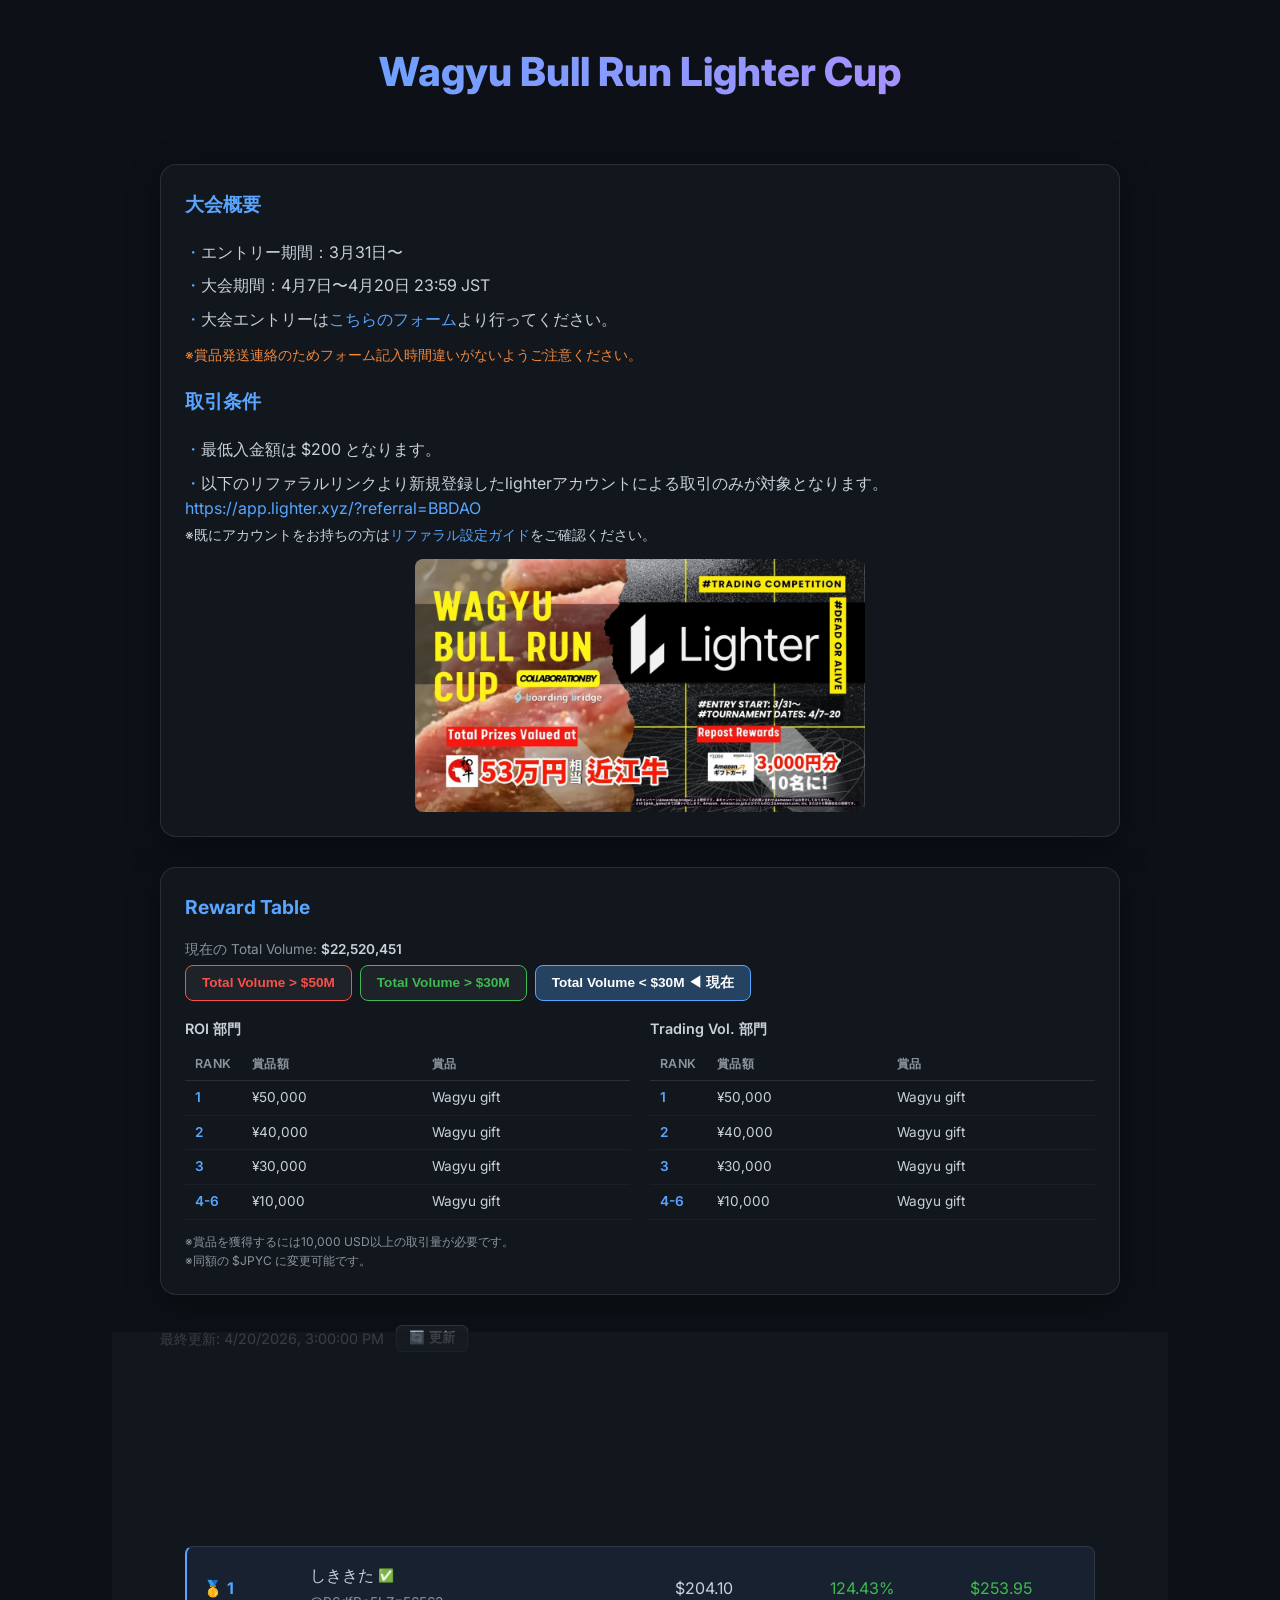
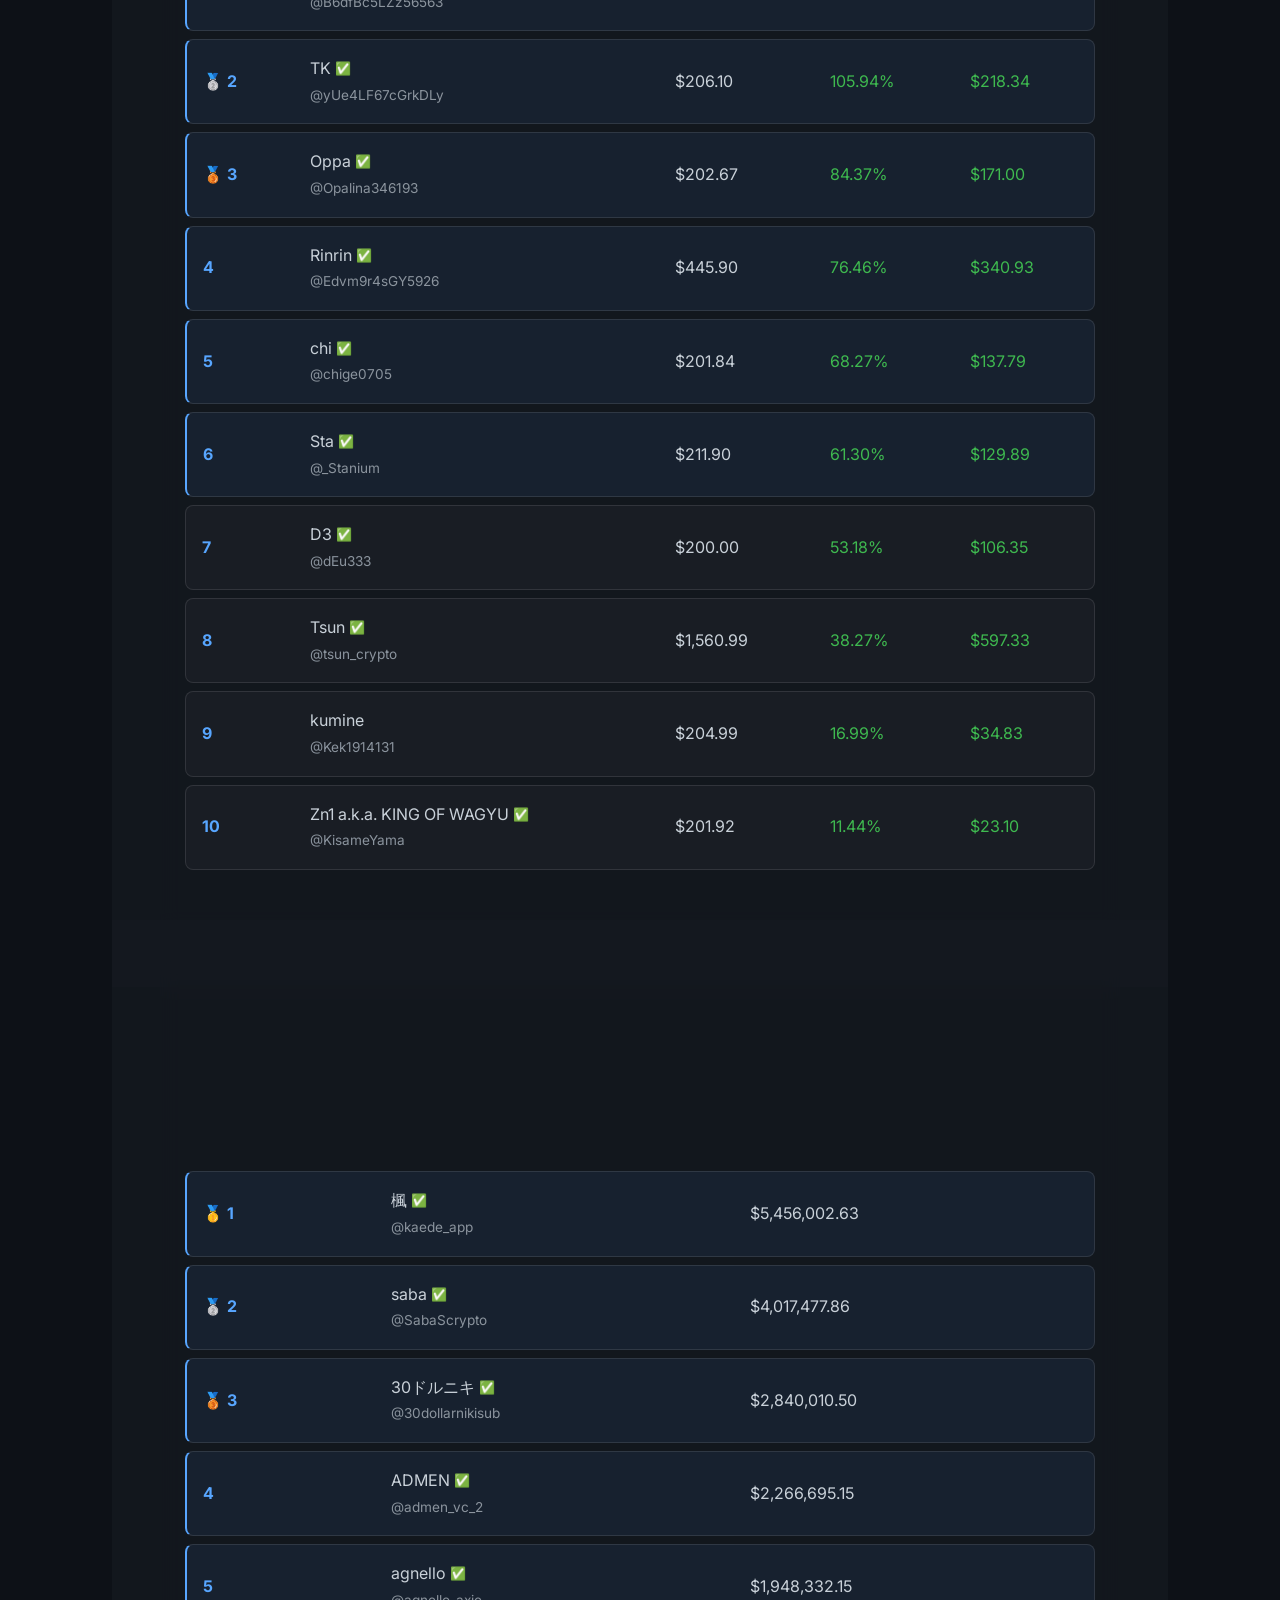
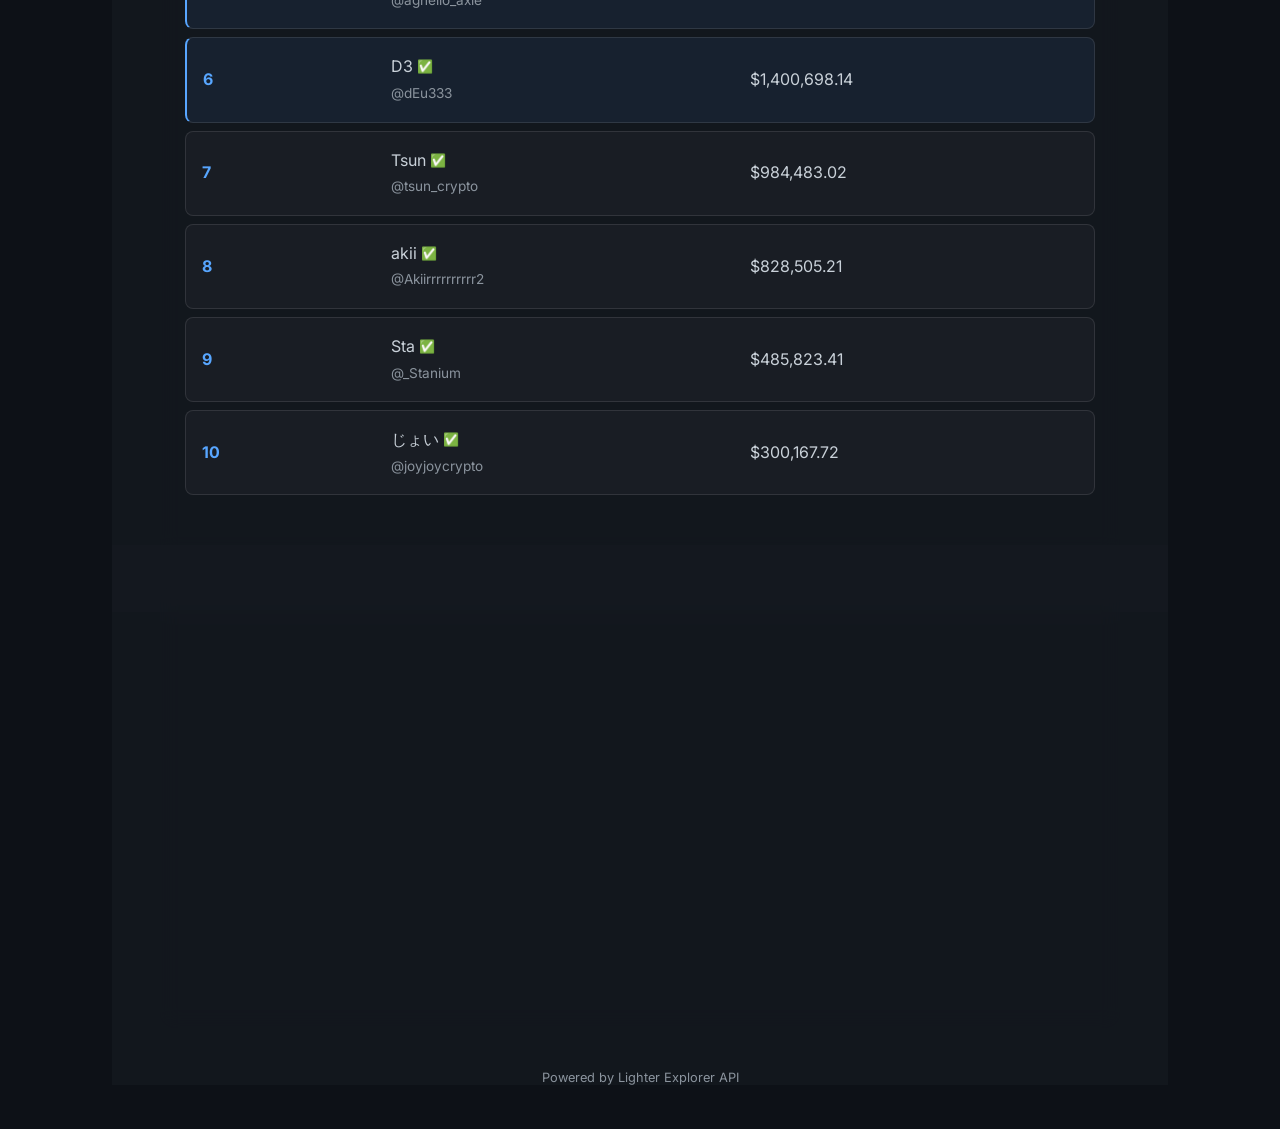
<file: index.html>
<!DOCTYPE html>
<html lang="ja">
<head>
  <meta charset="UTF-8">
  <meta name="viewport" content="width=device-width, initial-scale=1.0">
  <title>Wagyu Bull Run Lighter Cup</title>
  <link rel="stylesheet" href="style.css?v=7">
  <link rel="preconnect" href="https://fonts.googleapis.com">
  <link rel="preconnect" href="https://fonts.gstatic.com" crossorigin>
  <link href="https://fonts.googleapis.com/css2?family=Inter:wght@400;600;800&display=swap" rel="stylesheet">
</head>
<body>
  <div class="container">
    <header class="animate-fade-in">
      <h1>Wagyu Bull Run Lighter Cup</h1>
    </header>

    <!-- 大会概要・取引条件 -->
    <div class="dashboard-card animate-fade-in" style="animation-delay: 0.12s;">
      <h2 class="section-title">大会概要</h2>
      <ul class="info-list">
        <li>エントリー期間：3月31日〜</li>
        <li>大会期間：4月7日〜4月20日 23:59 JST</li>
        <li>大会エントリーは<a href="https://docs.google.com/forms/d/e/1FAIpQLSd6cGtCTh8kRFxvTEdN1Koj5ioksxd8MOzGV9WWbv3hRy8eBw/viewform" target="_blank" rel="noopener">こちらのフォーム</a>より行ってください。</li>
      </ul>
      <p class="info-note">※賞品発送連絡のためフォーム記入時間違いがないようご注意ください。</p>

      <h2 class="section-title" style="margin-top: 20px;">取引条件</h2>
      <ul class="info-list">
        <li>最低入金額は $200 となります。</li>
        <li>以下のリファラルリンクより新規登録したlighterアカウントによる取引のみが対象となります。<br>
          <a href="https://app.lighter.xyz/?referral=BBDAO" target="_blank" rel="noopener">https://app.lighter.xyz/?referral=BBDAO</a><br>
          <span style="font-size: 0.85rem;">※既にアカウントをお持ちの方は<a href="troubleshoot/">リファラル設定ガイド</a>をご確認ください。</span></li>
      </ul>
      <img src="assets/banner.png" alt="大会バナー" class="banner-thumb" onclick="document.getElementById('banner-modal').classList.add('active')">
    </div>

    <!-- バナー拡大表示 -->
    <div id="banner-modal" class="modal-overlay" onclick="this.classList.remove('active')">
      <img src="assets/banner.png" alt="大会バナー（拡大）" class="modal-image">
    </div>

    <!-- リワードテーブル -->
    <div class="dashboard-card animate-fade-in" style="animation-delay: 0.14s;">
      <h2 class="section-title">Reward Table</h2>
      <p style="color: var(--text-secondary); margin: 0 0 4px 0; font-size: 0.85rem;">
        現在の Total Volume: <span id="reward-vol" style="color: var(--text-primary); font-weight: 600;">—</span>
      </p>
      <div class="tier-tabs" id="tier-tabs"></div>
      <div class="reward-tables" id="reward-tables"></div>
      <p style="color: var(--text-secondary); font-size: 0.75rem; margin-top: 12px;">※賞品を獲得するには10,000 USD以上の取引量が必要です。<br>※同額の $JPYC に変更可能です。</p>
    </div>

    <div class="status-bar animate-fade-in" style="animation-delay: 0.18s;">
      <div id="status" class="status">データを読み込んでいます...</div>
      <button class="refresh-btn" onclick="fetchData()">🔄 更新</button>
    </div>

    <!-- ROI ランキング -->
    <div class="dashboard-card animate-fade-in" style="animation-delay: 0.2s;">
      <h2 class="section-title">ROI Ranking</h2>
      <div class="blind-message" id="roi-blind" style="display:none;"></div>
      <div id="roi-content">
        <div class="table-responsive">
          <table class="leaderboard-table">
            <thead>
              <tr>
                <th>Rank</th>
                <th>Trader</th>
                <th>Baseline</th>
                <th>ROI</th>
                <th>PnL</th>
              </tr>
            </thead>
            <tbody id="roi-ranking-body"></tbody>
          </table>
        </div>
        <p style="color: var(--text-secondary); font-size: 0.75rem; margin-top: 8px;">✅ … 最低取引量（$10,000）を達成すると名前に ✅ がつきます。</p>
      </div>
    </div>

    <!-- Volume ランキング -->
    <div class="dashboard-card animate-fade-in" style="animation-delay: 0.3s;">
      <h2 class="section-title">Volume Ranking</h2>
      <div class="blind-message" id="vol-blind" style="display:none;"></div>
      <div id="vol-content">
        <p style="color: var(--text-secondary); margin: 0 0 12px 0;">Total Volume: <span id="vol-total" style="color: var(--text-primary); font-weight: 600;">—</span></p>
        <div class="table-responsive">
          <table class="leaderboard-table">
            <thead>
              <tr>
                <th>Rank</th>
                <th>Trader</th>
                <th>Volume</th>
              </tr>
            </thead>
            <tbody id="vol-ranking-body"></tbody>
          </table>
        </div>
        <p style="color: var(--text-secondary); font-size: 0.75rem; margin-top: 8px;">✅ … 最低取引量（$10,000）を達成すると名前に ✅ がつきます。</p>
      </div>
    </div>

    <!-- 大会規約 -->
    <div class="dashboard-card rules-section animate-fade-in" style="animation-delay: 0.4s;">
      <h2 class="section-title">大会規約</h2>
      <ul class="rules-list">
        <li>開催期間は3月31日〜4月20日 23:59 JSTとなります。</li>
        <li>最低入金額は200 USDCとなります。</li>
        <li>最低取引量は$10,000となります。</li>
        <li>Lighterのレビューによりウォッシュトレードと判断された取引はランキング対象外となります。</li>
        <li>ギフトコードは<a href="https://x.com/wagyuinternat?s=20" target="_blank" rel="noopener">wagyu international</a>の近江牛と引き換えることができます。</li>
        <li>賞品発送連絡はXのDMを通じて<a href="https://x.com/bb_jpdao" target="_blank" rel="noopener">bb_jpdao</a>より連絡します。</li>
        <li>Xで連絡がとれない受賞者は送付時点レートで同額の $JPYC を提出されたウォレットへ送付します。</li>
        <li>海外在住の受賞者は送付時点レートで同額の $JPYC を提出されたウォレットへ送付します。</li>
        <li>本大会は、仮想通貨取引の技術向上と楽しみを目的としたイベントです。</li>
        <li>実際の資金を用いたトレードが行われますが参加者自身の責任において参加ください。</li>
        <li>仮想通貨の価格は常に変動しており、元本の損失を含むリスクがあります。運営は取引による損失やトラブル等について一切の責任を負いません。</li>
        <li>Lighterの利用規約や法令を遵守のうえ、ご参加ください。規約違反が確認された場合は、参加資格の剥奪や賞品授与の取り消しとなる場合があります。</li>
        <li>本イベントの内容やルールは、予告なく変更・中止となる場合があります。あらかじめご了承ください。</li>
        <li>同一人物の複数アカウントでの参加、複数口座間の両建て等の不正行為が確認された場合は、順位や賞品授与の対象から除外します。</li>
      </ul>
    </div>

    <footer class="animate-fade-in" style="text-align: center; color: var(--text-secondary); font-size: 0.8rem; margin-top: 40px; animation-delay: 0.5s;">
      Powered by Lighter Explorer API
    </footer>
  </div>

  <script src="app.js?v=7"></script>
</body>
</html>
</file>
<file: style.css>
:root {
  --bg-color: #0d1117;
  --card-bg: rgba(22, 27, 34, 0.7);
  --accent-color: #58a6ff;
  --text-primary: #c9d1d9;
  --text-secondary: #8b949e;
  --success: #3fb950;
  --border-color: rgba(240, 246, 252, 0.1);
  --glass-border: rgba(255, 255, 255, 0.1);
}

* {
  box-sizing: border-box;
  margin: 0;
  padding: 0;
}

body {
  font-family: 'Inter', -apple-system, BlinkMacSystemFont, "Segoe UI", Roboto, Helvetica, Arial, sans-serif;
  background-color: var(--bg-color);
  color: var(--text-primary);
  line-height: 1.6;
  overflow-x: hidden;
}

.container {
  max-width: 1000px;
  margin: 0 auto;
  padding: 40px 20px;
}

header {
  text-align: center;
  margin-bottom: 60px;
}

h1 {
  font-size: 2.5rem;
  font-weight: 800;
  background: linear-gradient(90deg, #58a6ff, #bc8cff);
  -webkit-background-clip: text;
  -webkit-text-fill-color: transparent;
  margin-bottom: 10px;
}

p.subtitle {
  color: var(--text-secondary);
  font-size: 1.1rem;
}

.dashboard-card {
  background: var(--card-bg);
  backdrop-filter: blur(10px);
  -webkit-backdrop-filter: blur(10px);
  border: 1px solid var(--glass-border);
  border-radius: 16px;
  padding: 24px;
  box-shadow: 0 8px 32px 0 rgba(0, 0, 0, 0.37);
  margin-bottom: 30px;
}

.controls {
  display: flex;
  gap: 12px;
  margin-bottom: 30px;
}

input[type="text"] {
  flex: 1;
  background: rgba(0, 0, 0, 0.3);
  border: 1px solid var(--border-color);
  border-radius: 8px;
  padding: 12px 16px;
  color: #fff;
  font-size: 1rem;
  transition: border-color 0.2s;
}

input[type="text"]:focus {
  border-color: var(--accent-color);
  outline: none;
}

button {
  background: var(--accent-color);
  color: #fff;
  border: none;
  border-radius: 8px;
  padding: 12px 24px;
  font-weight: 600;
  cursor: pointer;
  transition: opacity 0.2s, transform 0.1s;
}

button:hover {
  opacity: 0.9;
}

button:active {
  transform: scale(0.98);
}

.leaderboard-table {
  width: 100%;
  border-collapse: separate;
  border-spacing: 0 8px;
}

.leaderboard-table th {
  text-align: left;
  padding: 12px 16px;
  color: var(--text-secondary);
  font-weight: 600;
  font-size: 0.9rem;
  text-transform: uppercase;
  letter-spacing: 0.05em;
}

.leaderboard-table tr {
  background: rgba(255, 255, 255, 0.03);
  transition: transform 0.2s, background 0.2s;
}

.leaderboard-table tr:hover {
  background: rgba(255, 255, 255, 0.06);
  transform: translateX(4px);
}

.leaderboard-table td {
  padding: 16px;
  border-top: 1px solid var(--glass-border);
  border-bottom: 1px solid var(--glass-border);
}

.leaderboard-table td:first-child {
  border-left: 1px solid var(--glass-border);
  border-top-left-radius: 8px;
  border-bottom-left-radius: 8px;
  font-weight: bold;
  color: var(--accent-color);
}

.leaderboard-table td:last-child {
  border-right: 1px solid var(--glass-border);
  border-top-right-radius: 8px;
  border-bottom-right-radius: 8px;
}

.roi-positive { color: var(--success); }
.roi-negative { color: #f85149; }
.baseline-warn { color: #f85149; }

.blind-message {
  text-align: center;
  padding: 40px 20px;
  color: var(--text-secondary);
  font-size: 1rem;
  line-height: 1.9;
  white-space: pre-line;
}

/* 入賞圏ハイライト */
.leaderboard-table tr.rank-prize {
  background: rgba(88, 166, 255, 0.08);
}

.leaderboard-table tr.rank-prize:hover {
  background: rgba(88, 166, 255, 0.14);
}

.leaderboard-table tr.rank-prize td:first-child {
  border-left: 2px solid var(--accent-color);
}

/* ページネーションタブ */
.page-tabs {
  display: flex;
  gap: 6px;
  margin-bottom: 12px;
  flex-wrap: wrap;
}

.page-tab {
  background: rgba(255, 255, 255, 0.05);
  border: 1px solid var(--glass-border);
  color: var(--text-secondary);
  border-radius: 6px;
  padding: 5px 12px;
  font-size: 0.8rem;
  font-weight: 600;
  cursor: pointer;
  transition: all 0.2s;
}

.page-tab:hover {
  background: rgba(255, 255, 255, 0.08);
}

.page-tab--active {
  border-color: var(--accent-color);
  color: var(--accent-color);
  background: rgba(88, 166, 255, 0.1);
}

/* ボリューム条件達成バッジ */
.qualify-badge {
  font-size: 0.8em;
  vertical-align: middle;
}

.section-title {
  font-size: 1.2rem;
  font-weight: 700;
  color: var(--accent-color);
  margin-bottom: 16px;
}

.status-bar {
  display: flex;
  align-items: center;
  gap: 12px;
  margin-bottom: 20px;
}

.status {
  font-size: 0.9rem;
  color: var(--text-secondary);
}

.refresh-btn {
  background: rgba(255, 255, 255, 0.05);
  border: 1px solid var(--glass-border);
  color: var(--text-secondary);
  border-radius: 6px;
  padding: 4px 12px;
  font-size: 0.8rem;
  cursor: pointer;
  transition: all 0.2s;
  white-space: nowrap;
}

.refresh-btn:hover {
  background: rgba(255, 255, 255, 0.1);
  color: var(--text-primary);
}

/* Info / Rules */
.info-list {
  list-style: none;
  padding: 0;
  margin: 0 0 8px 0;
}

.info-list li {
  padding: 4px 0;
  color: var(--text-primary);
}

.info-list li::before {
  content: "・";
  color: var(--accent-color);
}

.info-list a {
  color: var(--accent-color);
  text-decoration: none;
}

.info-list a:hover {
  text-decoration: underline;
}

.info-note {
  color: #f0883e;
  font-size: 0.85rem;
  margin-top: 4px;
}

.rules-section {
  font-size: 0.78rem;
  color: var(--text-secondary);
}

.rules-list {
  list-style: none;
  padding: 0;
  margin: 0;
}

.rules-list li {
  padding: 3px 0;
  line-height: 1.5;
}

.rules-list li::before {
  content: "・";
  color: var(--text-secondary);
}

.rules-list a {
  color: var(--accent-color);
  text-decoration: underline;
}

.rules-list a:hover {
  color: #79bbff;
}

/* Reward Table */
.tier-tabs {
  display: flex;
  gap: 8px;
  margin-bottom: 16px;
  flex-wrap: wrap;
}

.tier-tab {
  background: rgba(255, 255, 255, 0.05);
  border: 1px solid var(--glass-border);
  color: var(--text-secondary);
  border-radius: 8px;
  padding: 8px 16px;
  font-size: 0.85rem;
  font-weight: 600;
  cursor: pointer;
  transition: all 0.2s;
}

.tier-tab:hover {
  background: rgba(255, 255, 255, 0.08);
}

/* ティア色: 50M以上=赤, 30M以上=緑, 30M未満=青 */
.tier-tab--red   { border-color: #f85149; color: #f85149; }
.tier-tab--green { border-color: #3fb950; color: #3fb950; }
.tier-tab--blue  { border-color: #58a6ff; color: #58a6ff; }

.tier-tab--red:hover   { background: rgba(248, 81, 73, 0.1); }
.tier-tab--green:hover { background: rgba(63, 185, 80, 0.1); }
.tier-tab--blue:hover  { background: rgba(88, 166, 255, 0.1); }

.tier-tab--red.tier-tab--active   { background: rgba(248, 81, 73, 0.15); }
.tier-tab--green.tier-tab--active { background: rgba(63, 185, 80, 0.15); }
.tier-tab--blue.tier-tab--active  { background: rgba(88, 166, 255, 0.15); }

.tier-tab--red.tier-tab--selected   { background: rgba(248, 81, 73, 0.3); color: #fff; }
.tier-tab--green.tier-tab--selected { background: rgba(63, 185, 80, 0.3); color: #fff; }
.tier-tab--blue.tier-tab--selected  { background: rgba(88, 166, 255, 0.3); color: #fff; }

.reward-pair {
  display: grid;
  grid-template-columns: 1fr 1fr;
  gap: 20px;
}

.reward-col h3 {
  font-size: 0.9rem;
  font-weight: 600;
  color: var(--text-primary);
  margin-bottom: 8px;
}

.reward-table {
  width: 100%;
  border-collapse: collapse;
  font-size: 0.85rem;
}

.reward-table th {
  text-align: left;
  padding: 6px 10px;
  color: var(--text-secondary);
  font-weight: 600;
  font-size: 0.78rem;
  text-transform: uppercase;
  letter-spacing: 0.04em;
  border-bottom: 1px solid var(--glass-border);
}

.reward-table td {
  padding: 6px 10px;
  border-bottom: 1px solid rgba(255, 255, 255, 0.04);
}

.reward-table td:first-child {
  color: var(--accent-color);
  font-weight: 600;
  width: 50px;
}

/* Banner */
.banner-thumb {
  width: 100%;
  max-width: 450px;
  display: block;
  margin: 0 auto;
  border-radius: 8px;
  cursor: pointer;
  transition: opacity 0.2s;
}

.banner-thumb:hover {
  opacity: 0.85;
}

.modal-overlay {
  display: none;
  position: fixed;
  inset: 0;
  background: rgba(0, 0, 0, 0.85);
  z-index: 1000;
  justify-content: center;
  align-items: center;
  cursor: pointer;
}

.modal-overlay.active {
  display: flex;
}

.modal-image {
  max-width: 90vw;
  max-height: 90vh;
  border-radius: 8px;
}

/* Animations */
@keyframes fadeIn {
  from { opacity: 0; transform: translateY(10px); }
  to { opacity: 1; transform: translateY(0); }
}

.animate-fade-in {
  animation: fadeIn 0.5s ease-out forwards;
}

/* Mobile Responsiveness */
@media (max-width: 768px) {
  .container {
    padding: 20px 10px;
  }

  h1 {
    font-size: 1.8rem;
  }

  p.subtitle {
    font-size: 0.9rem;
  }

  .controls {
    flex-direction: column;
    gap: 8px;
  }

  button {
    width: 100%;
  }

  .dashboard-card {
    padding: 16px;
  }

  /* Table responsive wrapper */
  .table-responsive {
    overflow-x: auto;
    -webkit-overflow-scrolling: touch;
    margin: 0 -16px; /* Offset card padding */
    padding: 0 16px;
  }

  .leaderboard-table th, 
  .leaderboard-table td {
    padding: 12px 10px;
    font-size: 0.85rem;
    white-space: nowrap; /* Prevent wrapping in cells */
  }

  .leaderboard-table td:first-child {
    padding-left: 16px;
  }

  .tier-tabs {
    gap: 6px;
  }

  .tier-tab {
    font-size: 0.75rem;
    padding: 6px 10px;
  }

  .reward-pair {
    grid-template-columns: 1fr;
    gap: 16px;
  }

  .reward-table th,
  .reward-table td {
    padding: 5px 8px;
    font-size: 0.8rem;
  }

  .page-tab {
    font-size: 0.72rem;
    padding: 4px 8px;
  }
}
</file>
